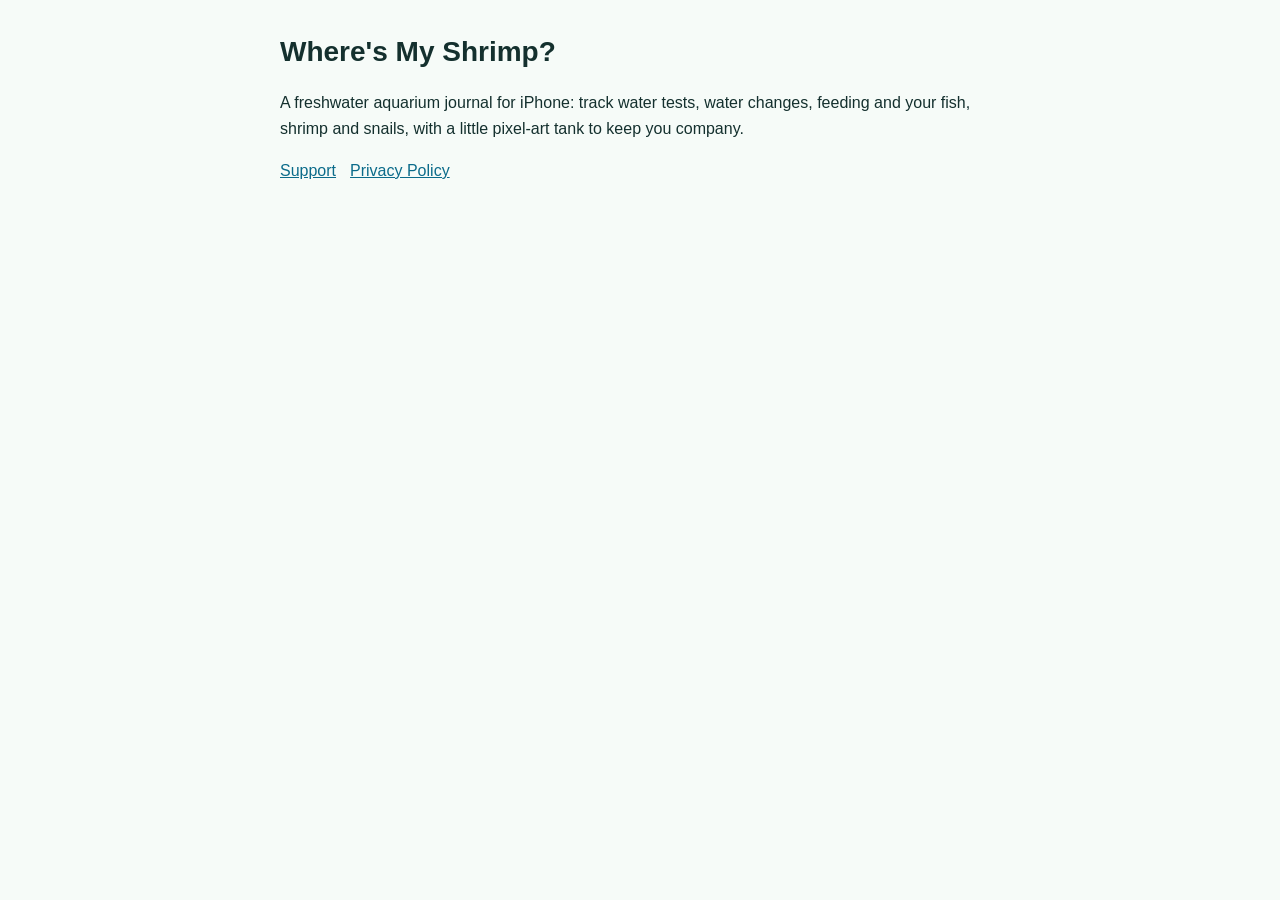
<file: index.html>
<!doctype html><html lang="en"><head><meta charset="utf-8"><meta name="viewport" content="width=device-width,initial-scale=1"><title>Where's My Shrimp?</title><link rel="stylesheet" href="style.css"></head><body>
<h1>Where's My Shrimp?</h1>
<p>A freshwater aquarium journal for iPhone: track water tests, water changes, feeding and your fish, shrimp and snails, with a little pixel-art tank to keep you company.</p>
<nav><a href="support.html">Support</a><a href="privacy.html">Privacy Policy</a></nav>
</body></html>
</file>
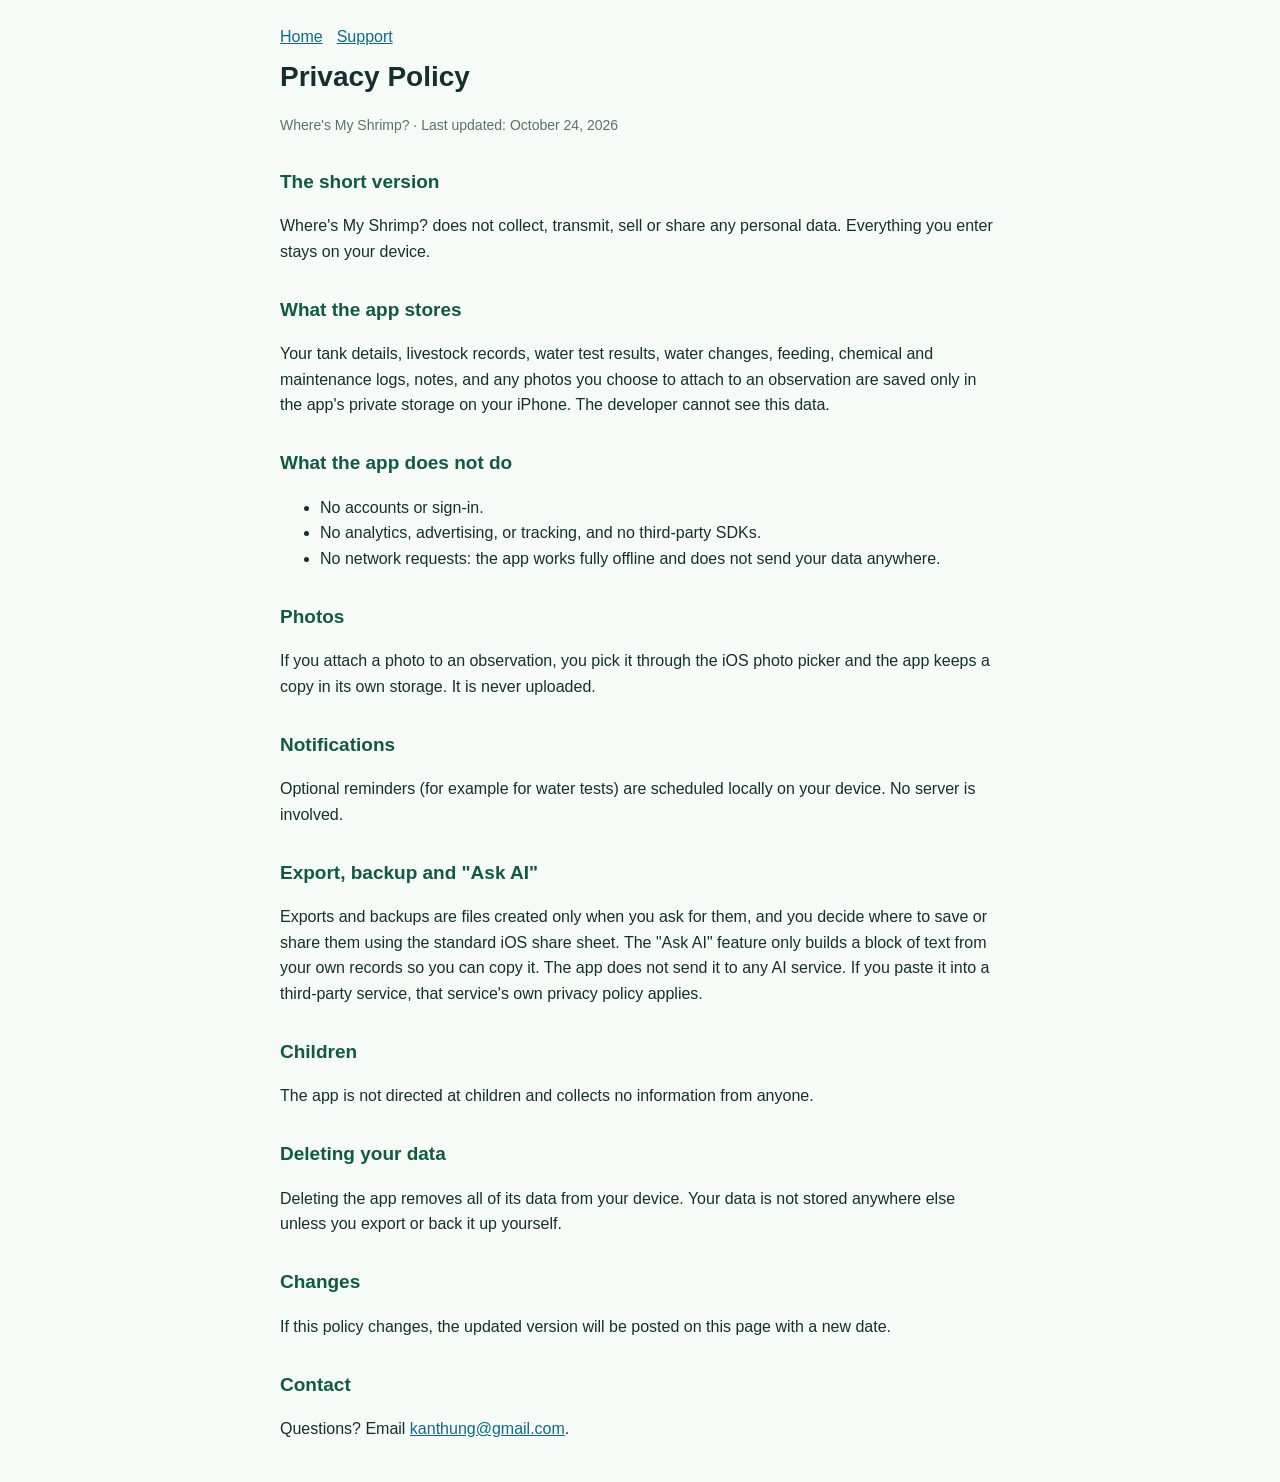
<file: privacy.html>
<!doctype html><html lang="en"><head><meta charset="utf-8"><meta name="viewport" content="width=device-width,initial-scale=1"><title>Privacy Policy - Where's My Shrimp?</title><link rel="stylesheet" href="style.css"></head><body>
<nav><a href="index.html">Home</a><a href="support.html">Support</a></nav>
<h1>Privacy Policy</h1>
<p class="small">Where's My Shrimp? &middot; Last updated: October 24, 2026</p>
<h2>The short version</h2>
<p>Where's My Shrimp? does not collect, transmit, sell or share any personal data. Everything you enter stays on your device.</p>
<h2>What the app stores</h2>
<p>Your tank details, livestock records, water test results, water changes, feeding, chemical and maintenance logs, notes, and any photos you choose to attach to an observation are saved only in the app's private storage on your iPhone. The developer cannot see this data.</p>
<h2>What the app does not do</h2>
<ul><li>No accounts or sign-in.</li><li>No analytics, advertising, or tracking, and no third-party SDKs.</li><li>No network requests: the app works fully offline and does not send your data anywhere.</li></ul>
<h2>Photos</h2>
<p>If you attach a photo to an observation, you pick it through the iOS photo picker and the app keeps a copy in its own storage. It is never uploaded.</p>
<h2>Notifications</h2>
<p>Optional reminders (for example for water tests) are scheduled locally on your device. No server is involved.</p>
<h2>Export, backup and "Ask AI"</h2>
<p>Exports and backups are files created only when you ask for them, and you decide where to save or share them using the standard iOS share sheet. The "Ask AI" feature only builds a block of text from your own records so you can copy it. The app does not send it to any AI service. If you paste it into a third-party service, that service's own privacy policy applies.</p>
<h2>Children</h2>
<p>The app is not directed at children and collects no information from anyone.</p>
<h2>Deleting your data</h2>
<p>Deleting the app removes all of its data from your device. Your data is not stored anywhere else unless you export or back it up yourself.</p>
<h2>Changes</h2>
<p>If this policy changes, the updated version will be posted on this page with a new date.</p>
<h2>Contact</h2>
<p>Questions? Email <a href="mailto:kanthung@gmail.com">kanthung@gmail.com</a>.</p>
</body></html>
</file>
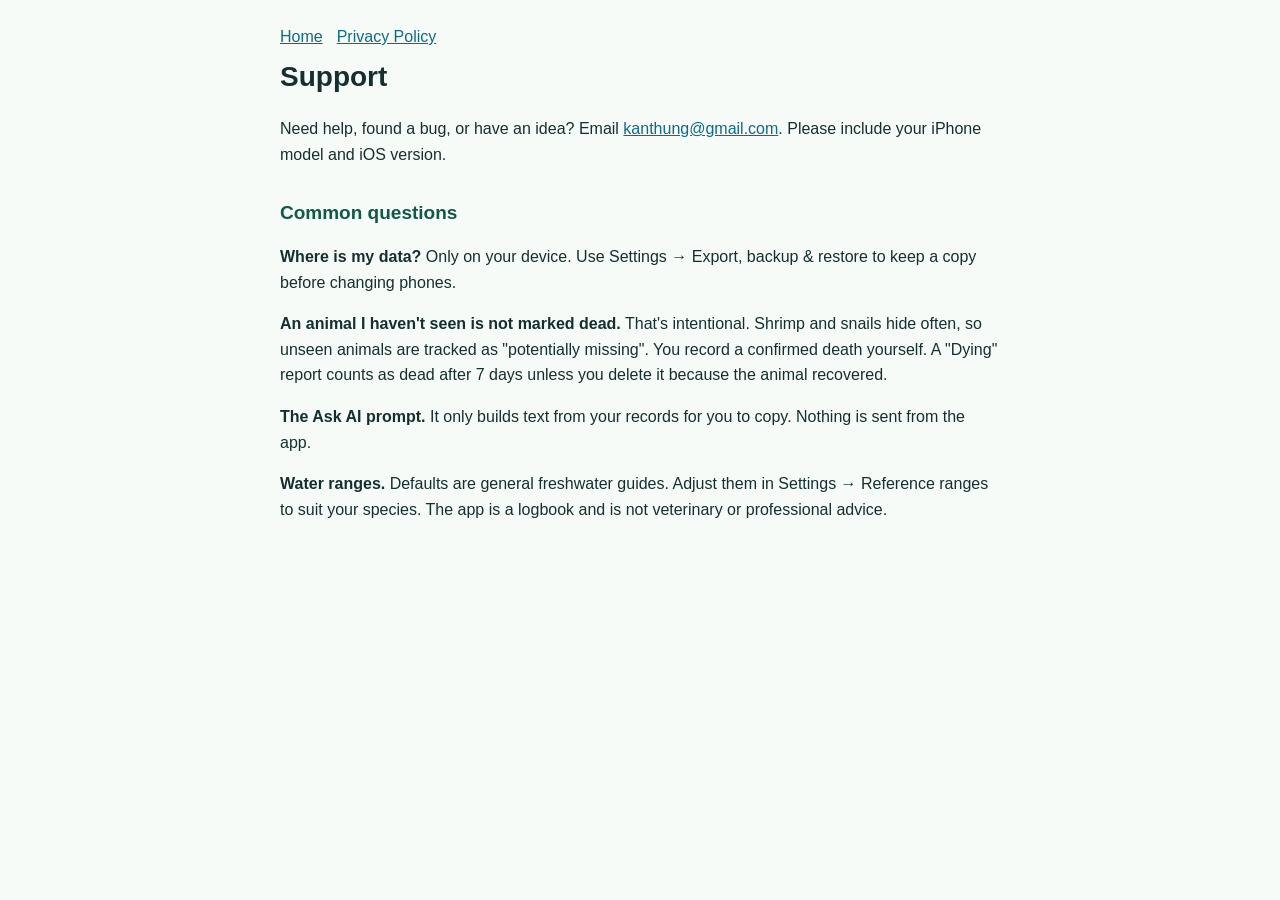
<file: support.html>
<!doctype html><html lang="en"><head><meta charset="utf-8"><meta name="viewport" content="width=device-width,initial-scale=1"><title>Support - Where's My Shrimp?</title><link rel="stylesheet" href="style.css"></head><body>
<nav><a href="index.html">Home</a><a href="privacy.html">Privacy Policy</a></nav>
<h1>Support</h1>
<p>Need help, found a bug, or have an idea? Email <a href="mailto:kanthung@gmail.com">kanthung@gmail.com</a>. Please include your iPhone model and iOS version.</p>
<h2>Common questions</h2>
<p><b>Where is my data?</b> Only on your device. Use Settings &rarr; Export, backup &amp; restore to keep a copy before changing phones.</p>
<p><b>An animal I haven't seen is not marked dead.</b> That's intentional. Shrimp and snails hide often, so unseen animals are tracked as "potentially missing". You record a confirmed death yourself. A "Dying" report counts as dead after 7 days unless you delete it because the animal recovered.</p>
<p><b>The Ask AI prompt.</b> It only builds text from your records for you to copy. Nothing is sent from the app.</p>
<p><b>Water ranges.</b> Defaults are general freshwater guides. Adjust them in Settings &rarr; Reference ranges to suit your species. The app is a logbook and is not veterinary or professional advice.</p>
</body></html>
</file>
<file: style.css>
body{font:16px/1.6 -apple-system,BlinkMacSystemFont,"Segoe UI",Roboto,sans-serif;max-width:720px;margin:0 auto;padding:24px 18px;color:#14302e;background:#f6fbf8}
h1{font-size:28px;margin:.2em 0}h2{font-size:19px;margin-top:1.6em;color:#0f5a43}a{color:#0b6b8a}
.small{color:#5b706d;font-size:14px}nav a{margin-right:14px}
</file>
